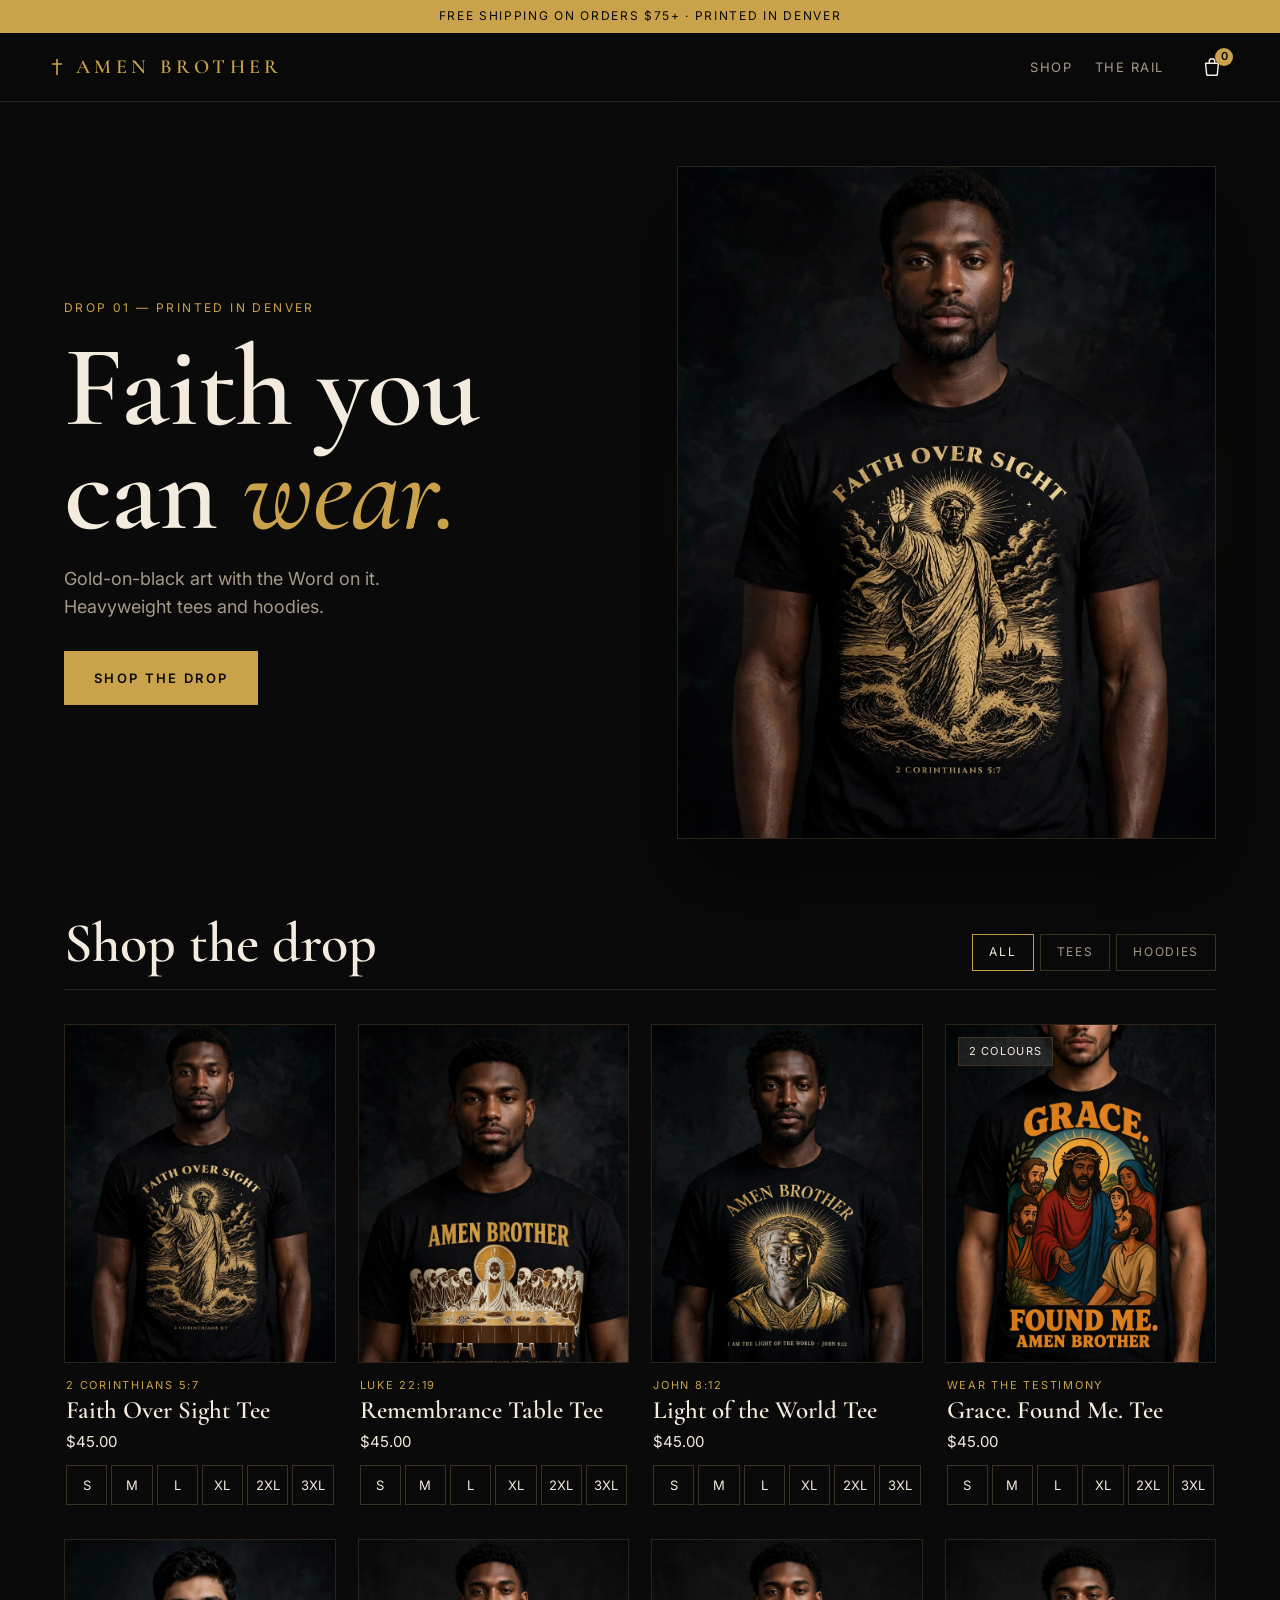
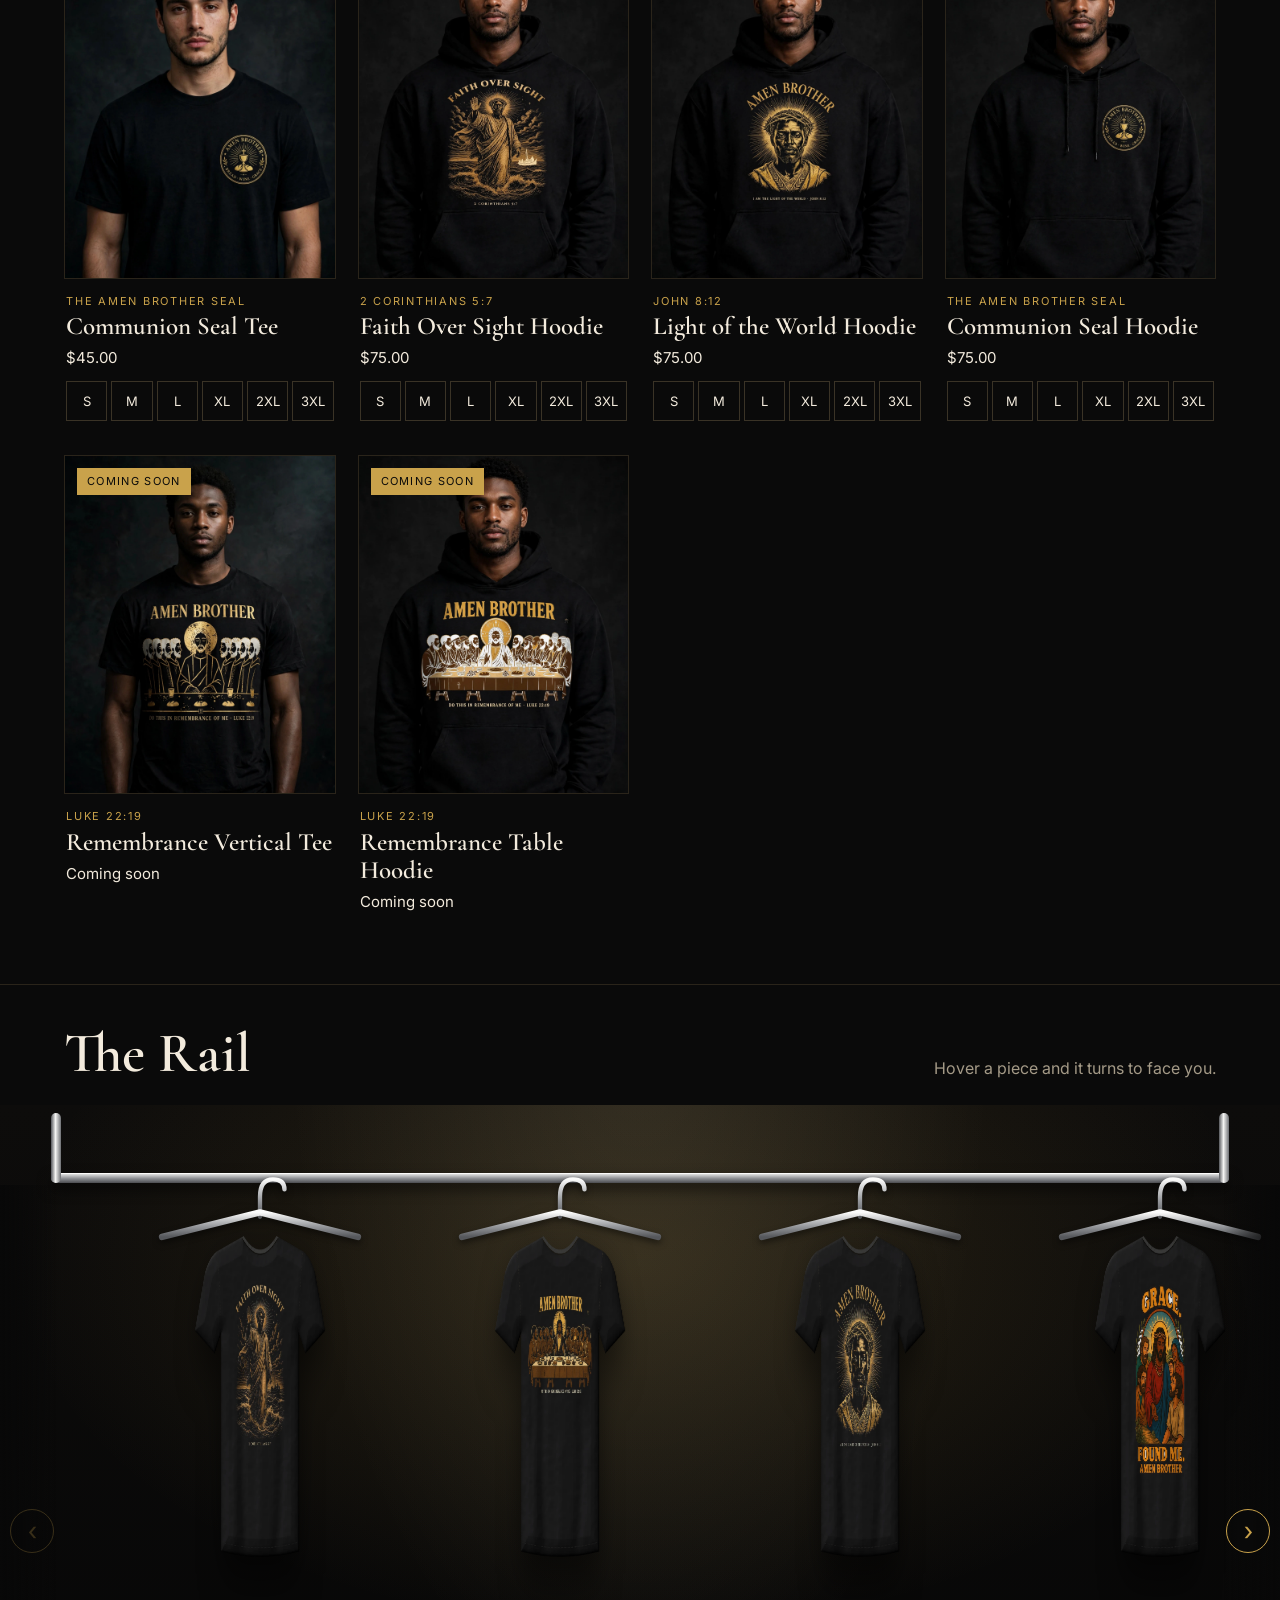
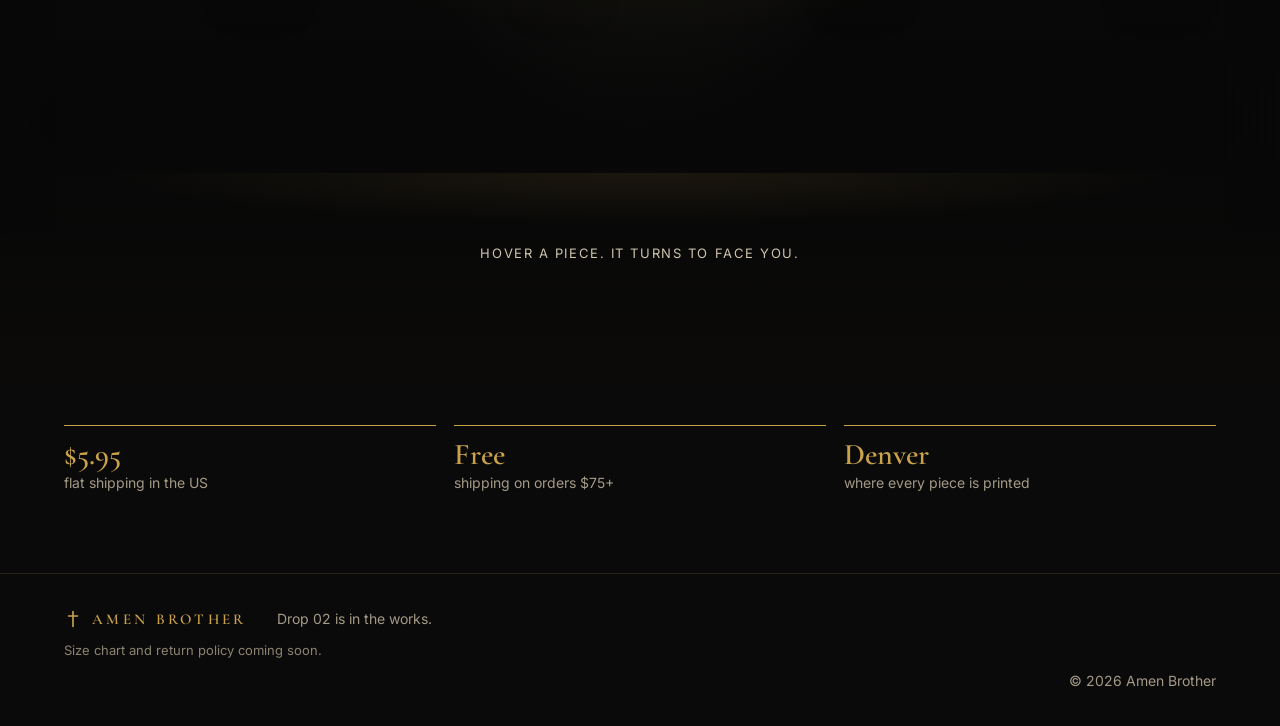
<file: index.html>
<!doctype html>
<html lang="en">
<head>
<meta charset="utf-8">
<meta name="viewport" content="width=device-width, initial-scale=1, viewport-fit=cover">
<title>Amen Brother | Faith You Can Wear</title>
<meta name="description" content="Gold-on-black Christian streetwear with scripture art. Tees and hoodies printed in Denver.">
<meta name="theme-color" content="#0a0a0a">
<link rel="preconnect" href="https://fonts.googleapis.com">
<link rel="preconnect" href="https://fonts.gstatic.com" crossorigin>
<link href="https://fonts.googleapis.com/css2?family=Cormorant+Garamond:ital,wght@0,500;0,600;0,700;1,500&family=Inter:wght@400;500;600&display=swap" rel="stylesheet">
<link rel="stylesheet" href="styles.css">
</head>
<body data-line="ab">
<a class="skip" href="#rail">Skip to the rail</a>

<div class="announce">Free shipping on orders $75+ <span aria-hidden="true">·</span> Printed in Denver</div>

<header class="top">
  <a class="mark" href="#" aria-label="Amen Brother home">
    <svg viewBox="0 0 24 24" aria-hidden="true"><path d="M12 2v20M6 8h12" /></svg>
    <span>Amen Brother</span>
  </a>
  <button class="menu-btn" id="menuBtn" type="button" aria-expanded="false" aria-controls="mainNav" aria-label="Menu">
    <svg viewBox="0 0 24 24" aria-hidden="true"><path d="M4 7h16M4 12h16M4 17h16"/></svg>
  </button>
  <nav aria-label="Main" id="mainNav">
    <a href="#shop">Shop</a>
    <a href="#rail">The Rail</a>
  </nav>
  <button class="bag-btn" id="bagBtn" aria-label="Open bag, 0 items">
    <svg viewBox="0 0 24 24" aria-hidden="true"><path d="M5 8h14l-1.2 12.2a1 1 0 0 1-1 .8H7.2a1 1 0 0 1-1-.8L5 8Z"/><path d="M9 8V6a3 3 0 0 1 6 0v2"/></svg>
    <span class="bag-count" id="bagCount">0</span>
  </button>
</header>

<main>
  <section class="hero">
    <div class="hero-copy">
      <p class="kicker">Drop 01 <span aria-hidden="true">—</span> Printed in Denver</p>
      <h1>Faith you<br>can <em>wear.</em></h1>
      <p class="lede">Gold-on-black art with the Word on it. Heavyweight tees and hoodies.</p>
      <a class="cta" href="#shop">Shop the drop</a>
    </div>
    <!-- Swap for Roman's model-wearing photo when it lands: replace this figure's img src. -->
    <figure class="hero-media" data-hero="faith-over-sight-tee">
      <div class="hero-glow" aria-hidden="true"></div>
      <img class="hero-photo" src="photos/faith-over-sight-tee.webp" alt="Man wearing the black Faith Over Sight tee, gold art of Jesus on the water" fetchpriority="high">
    </figure>
  </section>

  <section class="shop" id="shop" aria-labelledby="shopH">
    <div class="sec-head">
      <h2 id="shopH">Shop the drop</h2>
      <div class="filters" role="group" aria-label="Filter">
        <button type="button" data-f="all" aria-pressed="true">All</button>
        <button type="button" data-f="tee" aria-pressed="false">Tees</button>
        <button type="button" data-f="hoodie" aria-pressed="false">Hoodies</button>
      </div>
    </div>
    <div class="grid" id="grid" role="list"></div>
  </section>

  <section class="rail-head" aria-labelledby="railH">
    <h2 id="railH">The Rail</h2>
    <p>Hover a piece and it turns to face you.</p>
  </section>

  <section class="showroom" id="rail" aria-label="The rail">
    <div class="spot" aria-hidden="true"></div>
    <div class="rail-bar" aria-hidden="true"><span class="bracket l"></span><span class="bracket r"></span></div>
    <button class="rail-nav prev" type="button" aria-label="Scroll rail left">‹</button>
    <button class="rail-nav next" type="button" aria-label="Scroll rail right">›</button>
    <div class="rail" id="railList" data-line="ab" role="list"></div>
    <div class="floor" aria-hidden="true"></div>
    <div class="caption" aria-live="polite"></div>
  </section>

  <section class="promise" aria-label="Store facts">
    <div><strong>$5.95</strong><span>flat shipping in the US</span></div>
    <div><strong>Free</strong><span>shipping on orders $75+</span></div>
    <div><strong>Denver</strong><span>where every piece is printed</span></div>
  </section>
</main>

<footer class="foot">
  <span class="mark small"><svg viewBox="0 0 24 24" aria-hidden="true"><path d="M12 2v20M6 8h12" /></svg>Amen Brother</span>
  <p>Drop 02 is in the works.</p>
  <p class="todo">Size chart and return policy coming soon.</p>
  <p class="fine">© 2026 Amen Brother</p>
</footer>

<!-- Product detail -->
<dialog class="pdp" id="pdp" aria-labelledby="pdpName">
  <button class="x" id="pdpClose" aria-label="Close">
    <svg viewBox="0 0 24 24" aria-hidden="true"><path d="M6 6l12 12M18 6 6 18"/></svg>
  </button>
  <div class="pdp-stage" id="pdpStage">
    <div class="pdp-hold" id="pdpHold"></div>
    <div class="turn-ctl" role="group" aria-label="View side">
      <button type="button" data-side="photo" aria-pressed="false">On body</button>
      <button type="button" data-side="front" aria-pressed="true">Front</button>
      <button type="button" data-side="back" aria-pressed="false">Back</button>
    </div>
    <p class="drag-hint">Drag to turn</p>
  </div>
  <div class="pdp-info">
    <p class="pdp-kind" id="pdpKind"></p>
    <h2 id="pdpName"></h2>
    <p class="pdp-price" id="pdpPrice"></p>
    <blockquote class="pdp-verse"><p id="pdpVerse"></p><cite id="pdpRef"></cite></blockquote>
    <p class="pdp-blurb" id="pdpBlurb"></p>

    <fieldset class="opt" id="colorSet">
      <legend>Colour <span id="colorName"></span></legend>
      <div class="swatches" id="swatches"></div>
    </fieldset>

    <fieldset class="opt">
      <legend>Size <span id="sizeName" class="muted">Pick a size</span></legend>
      <div class="sizes" id="sizes"></div>
      <p class="size-note">Unisex fit. A measured size chart comes with our first samples.</p>
    </fieldset>

    <button class="add" id="addBtn" type="button" disabled>Pick a size</button>

    <dl class="facts" id="facts"></dl>
  </div>
</dialog>

<!-- Bag -->
<div class="scrim" id="scrim" hidden></div>
<aside class="bag" id="bag" aria-labelledby="bagH" aria-hidden="true" inert>
  <div class="bag-head">
    <h2 id="bagH">Your bag</h2>
    <button class="x" id="bagClose" aria-label="Close bag">
      <svg viewBox="0 0 24 24" aria-hidden="true"><path d="M6 6l12 12M18 6 6 18"/></svg>
    </button>
  </div>
  <div class="ship-meter" id="shipMeter">
    <p id="shipText"></p>
    <div class="meter"><span id="shipBar"></span></div>
  </div>
  <ul class="bag-list" id="bagList"></ul>
  <div class="bag-foot">
    <p class="sub"><span>Subtotal</span><strong id="subtotal">$0.00</strong></p>
    <p class="fine">Shipping and tax are worked out at checkout.</p>
    <button class="add" id="checkoutBtn" type="button">Checkout</button>
  </div>
</aside>

<div class="toast" id="toast" role="status" aria-live="polite"></div>

<script src="products.js"></script>
<script src="app.js"></script>
</body>
</html>
</file>
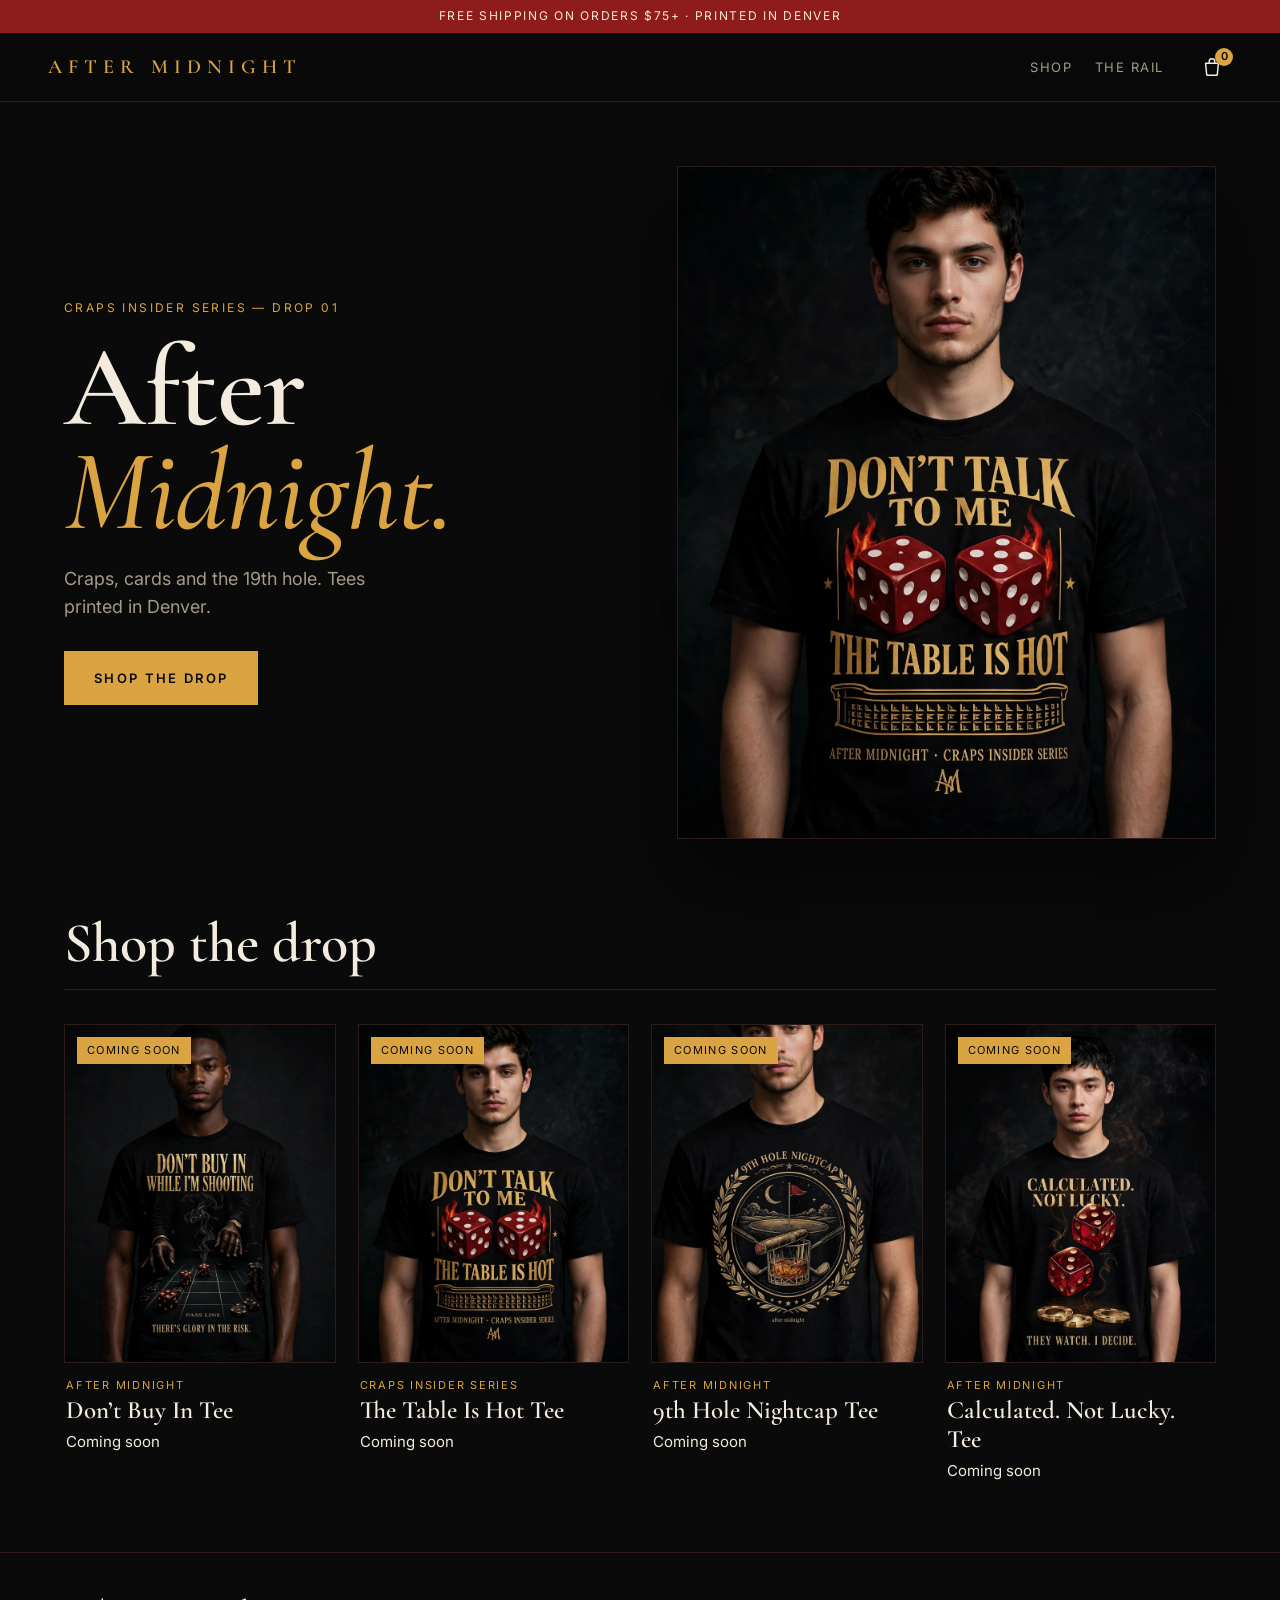
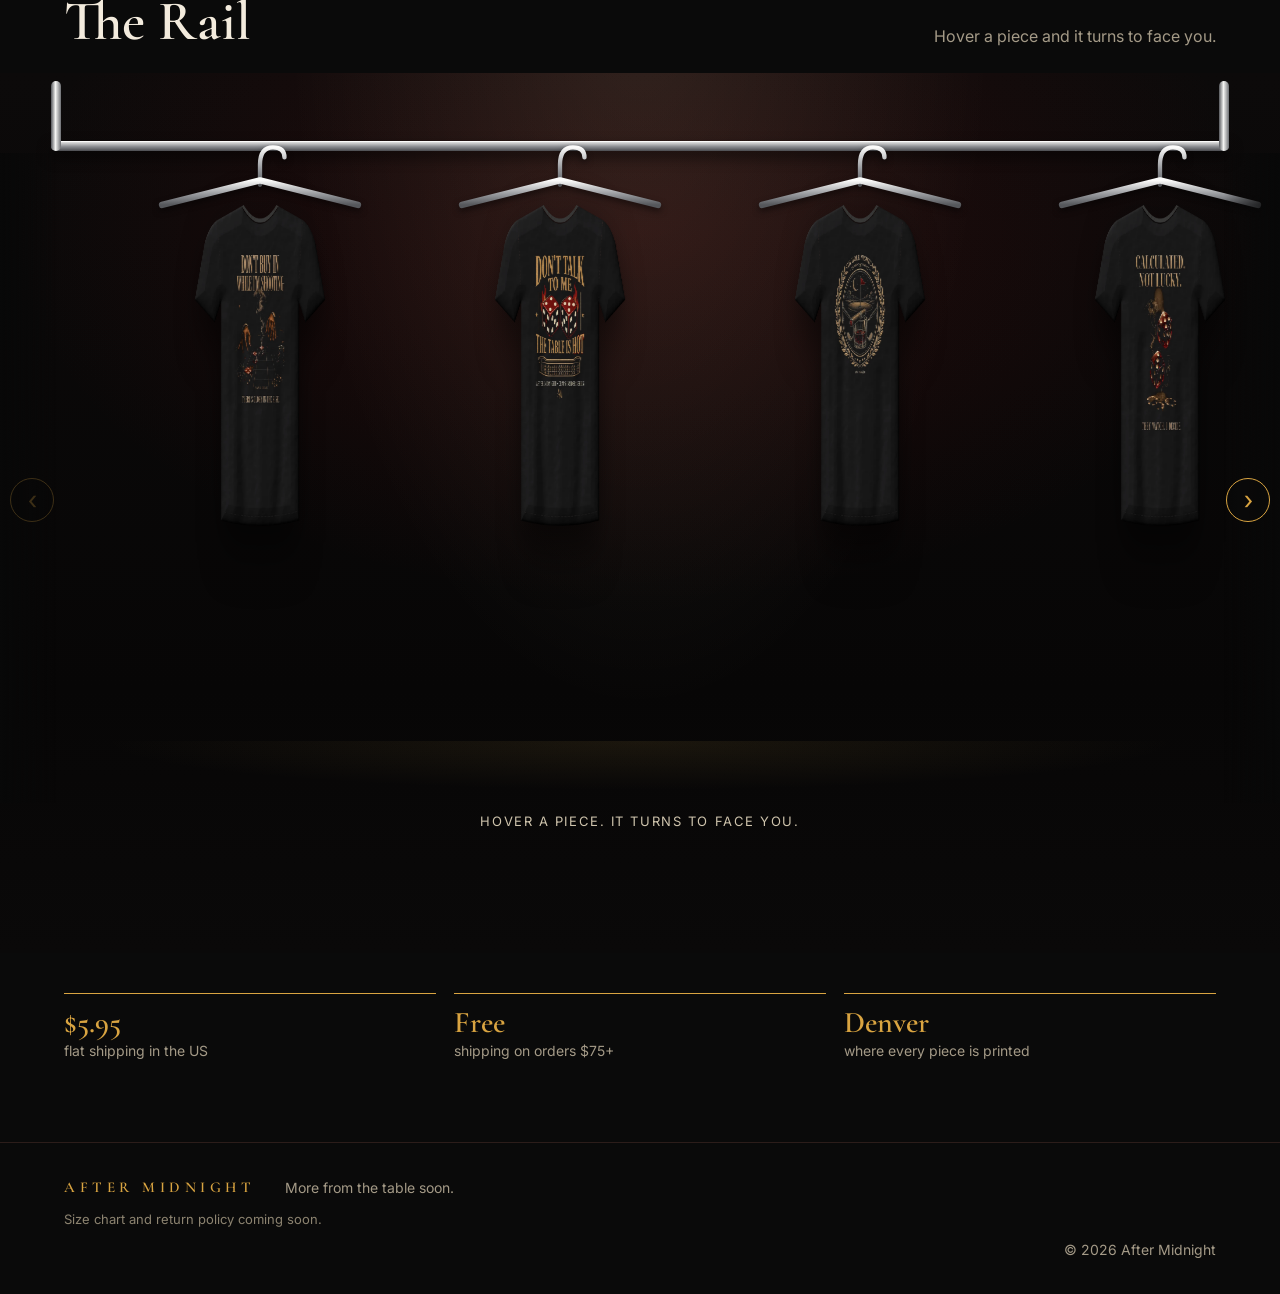
<file: after-midnight.html>
<!doctype html>
<html lang="en">
<head>
<meta charset="utf-8">
<meta name="viewport" content="width=device-width, initial-scale=1, viewport-fit=cover">
<title>After Midnight | Craps Insider Series</title>
<meta name="description" content="After Midnight tees: craps, cards and the 19th hole. Printed in Denver.">
<meta name="theme-color" content="#0a0a0a">
<link rel="preconnect" href="https://fonts.googleapis.com">
<link rel="preconnect" href="https://fonts.gstatic.com" crossorigin>
<link href="https://fonts.googleapis.com/css2?family=Cormorant+Garamond:ital,wght@0,500;0,600;0,700;1,500&family=Inter:wght@400;500;600&display=swap" rel="stylesheet">
<link rel="stylesheet" href="styles.css">
</head>
<body data-line="am" class="am-store">
<a class="skip" href="#rail">Skip to the rail</a>

<div class="announce">Free shipping on orders $75+ <span aria-hidden="true">·</span> Printed in Denver</div>

<header class="top">
  <a class="mark" href="#" aria-label="After Midnight home">
    <span>After Midnight</span>
  </a>
  <button class="menu-btn" id="menuBtn" type="button" aria-expanded="false" aria-controls="mainNav" aria-label="Menu">
    <svg viewBox="0 0 24 24" aria-hidden="true"><path d="M4 7h16M4 12h16M4 17h16"/></svg>
  </button>
  <nav aria-label="Main" id="mainNav">
    <a href="#shop">Shop</a>
    <a href="#rail">The Rail</a>
  </nav>
  <button class="bag-btn" id="bagBtn" aria-label="Open bag, 0 items">
    <svg viewBox="0 0 24 24" aria-hidden="true"><path d="M5 8h14l-1.2 12.2a1 1 0 0 1-1 .8H7.2a1 1 0 0 1-1-.8L5 8Z"/><path d="M9 8V6a3 3 0 0 1 6 0v2"/></svg>
    <span class="bag-count" id="bagCount">0</span>
  </button>
</header>

<main>
  <section class="hero">
    <div class="hero-copy">
      <p class="kicker">Craps Insider Series <span aria-hidden="true">—</span> Drop 01</p>
      <h1>After<br><em>Midnight.</em></h1>
      <p class="lede">Craps, cards and the 19th hole. Tees printed in Denver.</p>
      <a class="cta" href="#shop">Shop the drop</a>
    </div>
    <!-- Swap for Roman's model-wearing photo when it lands: replace this figure's img src. -->
    <figure class="hero-media" data-hero="table-is-hot-tee">
      <div class="hero-glow" aria-hidden="true"></div>
      <img class="hero-photo" src="photos/table-is-hot-tee.webp" alt="Man wearing the black The Table Is Hot tee, red dice art" fetchpriority="high">
    </figure>
  </section>

  <section class="shop" id="shop" aria-labelledby="shopH">
    <div class="sec-head">
      <h2 id="shopH">Shop the drop</h2>
      <div class="filters" role="group" aria-label="Filter">
        <button type="button" data-f="all" aria-pressed="true">All</button>
        <button type="button" data-f="tee" aria-pressed="false">Tees</button>
        <button type="button" data-f="hoodie" aria-pressed="false">Hoodies</button>
      </div>
    </div>
    <div class="grid" id="grid" role="list"></div>
  </section>

  <section class="rail-head" aria-labelledby="railH">
    <h2 id="railH">The Rail</h2>
    <p>Hover a piece and it turns to face you.</p>
  </section>

  <section class="showroom am" id="rail" aria-label="After Midnight rail">
    <div class="spot" aria-hidden="true"></div>
    <div class="rail-bar" aria-hidden="true"><span class="bracket l"></span><span class="bracket r"></span></div>
    <button class="rail-nav prev" type="button" aria-label="Scroll rail left">‹</button>
    <button class="rail-nav next" type="button" aria-label="Scroll rail right">›</button>
    <div class="rail" data-line="am" role="list"></div>
    <div class="floor" aria-hidden="true"></div>
    <div class="caption" aria-live="polite"></div>
  </section>

  <section class="promise" aria-label="Store facts">
    <div><strong>$5.95</strong><span>flat shipping in the US</span></div>
    <div><strong>Free</strong><span>shipping on orders $75+</span></div>
    <div><strong>Denver</strong><span>where every piece is printed</span></div>
  </section>
</main>

<footer class="foot">
  <span class="mark small">After Midnight</span>
  <p>More from the table soon.</p>
  <p class="todo">Size chart and return policy coming soon.</p>
  <p class="fine">© 2026 After Midnight</p>
</footer>

<!-- Product detail -->
<dialog class="pdp" id="pdp" aria-labelledby="pdpName">
  <button class="x" id="pdpClose" aria-label="Close">
    <svg viewBox="0 0 24 24" aria-hidden="true"><path d="M6 6l12 12M18 6 6 18"/></svg>
  </button>
  <div class="pdp-stage" id="pdpStage">
    <div class="pdp-hold" id="pdpHold"></div>
    <div class="turn-ctl" role="group" aria-label="View side">
      <button type="button" data-side="photo" aria-pressed="false">On body</button>
      <button type="button" data-side="front" aria-pressed="true">Front</button>
      <button type="button" data-side="back" aria-pressed="false">Back</button>
    </div>
    <p class="drag-hint">Drag to turn</p>
  </div>
  <div class="pdp-info">
    <p class="pdp-kind" id="pdpKind"></p>
    <h2 id="pdpName"></h2>
    <p class="pdp-price" id="pdpPrice"></p>
    <blockquote class="pdp-verse"><p id="pdpVerse"></p><cite id="pdpRef"></cite></blockquote>
    <p class="pdp-blurb" id="pdpBlurb"></p>

    <fieldset class="opt" id="colorSet">
      <legend>Colour <span id="colorName"></span></legend>
      <div class="swatches" id="swatches"></div>
    </fieldset>

    <fieldset class="opt">
      <legend>Size <span id="sizeName" class="muted">Pick a size</span></legend>
      <div class="sizes" id="sizes"></div>
      <p class="size-note">Unisex fit. A measured size chart comes with our first samples.</p>
    </fieldset>

    <button class="add" id="addBtn" type="button" disabled>Pick a size</button>

    <dl class="facts" id="facts"></dl>
  </div>
</dialog>

<!-- Bag -->
<div class="scrim" id="scrim" hidden></div>
<aside class="bag" id="bag" aria-labelledby="bagH" aria-hidden="true" inert>
  <div class="bag-head">
    <h2 id="bagH">Your bag</h2>
    <button class="x" id="bagClose" aria-label="Close bag">
      <svg viewBox="0 0 24 24" aria-hidden="true"><path d="M6 6l12 12M18 6 6 18"/></svg>
    </button>
  </div>
  <div class="ship-meter" id="shipMeter">
    <p id="shipText"></p>
    <div class="meter"><span id="shipBar"></span></div>
  </div>
  <ul class="bag-list" id="bagList"></ul>
  <div class="bag-foot">
    <p class="sub"><span>Subtotal</span><strong id="subtotal">$0.00</strong></p>
    <p class="fine">Shipping and tax are worked out at checkout.</p>
    <button class="add" id="checkoutBtn" type="button">Checkout</button>
  </div>
</aside>

<div class="toast" id="toast" role="status" aria-live="polite"></div>

<script src="products.js"></script>
<script src="app.js"></script>
</body>
</html>
</file>
<file: styles.css>
:root {
  --bg: #0a0a0a;
  --bg2: #111010;
  --ink: #f3ebdd;
  --muted: #a49a87;
  --gold: #c9a24b;
  --gold-hi: #e6c574;
  --line: #2a241a;
  --chrome-a: #f4f4f2;
  --chrome-b: #8d8f93;
  --serif: 'Cormorant Garamond', 'Times New Roman', serif;
  --sans: 'Inter', system-ui, sans-serif;
  --ease: cubic-bezier(.2, .8, .2, 1);
  --g-w: 300px;
  --g-gap: 170px;
}

* { box-sizing: border-box; }
html { scroll-behavior: smooth; }
body {
  margin: 0;
  background: var(--bg);
  color: var(--ink);
  font: 400 16px/1.55 var(--sans);
  -webkit-font-smoothing: antialiased;
  overflow-x: hidden;
}
button { font: inherit; color: inherit; }
a { color: inherit; }
:focus-visible { outline: 2px solid var(--gold); outline-offset: 3px; }

.skip { position: absolute; left: -999px; top: 8px; background: var(--gold); color: #000; padding: 8px 12px; z-index: 100; }
.skip:focus { left: 8px; }

/* ---------- top ---------- */
.announce {
  text-align: center; font-size: 12px; letter-spacing: .14em; text-transform: uppercase;
  color: #0a0a0a; background: var(--gold); padding: 7px 16px;
}
.top {
  position: sticky; top: 0; z-index: 30;
  display: flex; align-items: center; gap: 28px;
  padding: 14px clamp(16px, 4vw, 48px);
  background: rgba(10, 10, 10, .82);
  backdrop-filter: blur(10px);
  border-bottom: 1px solid var(--line);
}
.mark {
  display: inline-flex; align-items: center; gap: 10px; text-decoration: none;
  font: 600 20px/1 var(--serif); letter-spacing: .22em; text-transform: uppercase; color: var(--gold);
}
.mark svg { width: 18px; height: 18px; fill: none; stroke: var(--gold); stroke-width: 2.2; stroke-linecap: round; }
.top nav { display: flex; gap: 22px; margin-left: auto; }
.top nav a { text-decoration: none; font-size: 13px; letter-spacing: .12em; text-transform: uppercase; color: var(--muted); transition: color .2s; }
.top nav a:hover { color: var(--ink); }
.bag-btn {
  position: relative; background: none; border: 0; cursor: pointer; padding: 6px;
  width: 40px; height: 40px; display: grid; place-items: center;
}
.bag-btn svg { width: 22px; height: 22px; fill: none; stroke: var(--ink); stroke-width: 1.6; stroke-linejoin: round; }
.bag-count {
  position: absolute; top: 1px; right: -1px; min-width: 18px; height: 18px; padding: 0 5px;
  border-radius: 9px; background: var(--gold); color: #0a0a0a; font-size: 11px; font-weight: 600;
  display: grid; place-items: center; transition: transform .3s var(--ease);
}
.bag-count.bump { transform: scale(1.3); }

/* ---------- intro ---------- */
.intro {
  padding: clamp(48px, 9vw, 110px) clamp(16px, 6vw, 80px) 12px;
  display: grid; grid-template-columns: 1fr minmax(0, 340px); align-items: end; gap: 12px 48px;
  max-width: 1280px; margin: 0 auto;
}
.kicker { grid-column: 1 / -1; margin: 0; font-size: 12px; letter-spacing: .2em; text-transform: uppercase; color: var(--gold); }
.intro h1 {
  margin: 0; font: 600 clamp(56px, 10vw, 136px)/.9 var(--serif); letter-spacing: -.01em;
}
.intro h1 em { font-style: italic; font-weight: 500; color: var(--gold); }
.lede { margin: 0 0 14px; color: var(--muted); font-size: 17px; max-width: 34ch; }

/* ---------- showroom / rail ---------- */
.showroom {
  position: relative; margin-top: 24px; padding: 70px 0 30px;
  overflow: hidden;
  background:
    radial-gradient(ellipse 70% 60% at 50% 18%, rgba(201, 162, 75, .16), transparent 70%),
    linear-gradient(#0d0c0b, #070707 70%, #0b0a09);
}
.spot {
  position: absolute; inset: -10% 20% auto; height: 90%;
  background: radial-gradient(ellipse at 50% 0, rgba(255, 236, 190, .10), transparent 65%);
  pointer-events: none;
}
.rail-bar {
  position: absolute; left: 4%; right: 4%; top: 68px; height: 10px; border-radius: 5px; z-index: 2;
  background: linear-gradient(var(--chrome-a), var(--chrome-b) 55%, #4b4c50);
  box-shadow: 0 6px 14px rgba(0, 0, 0, .6), inset 0 1px 0 rgba(255, 255, 255, .8);
}
.bracket {
  position: absolute; top: -60px; width: 10px; height: 70px; border-radius: 5px;
  background: linear-gradient(90deg, #55575b, var(--chrome-a) 45%, #6d6f73);
}
.bracket.l { left: 0; } .bracket.r { right: 0; }

.rail {
  position: relative; z-index: 3;
  display: flex; justify-content: center;
  padding: 0 calc(50% - var(--g-w) / 2);
  margin: 0; list-style: none;
  min-height: 560px;
}
@media (min-width: 900px) { .rail { padding: 0 110px 60px; justify-content: safe center; overflow-x: auto; scrollbar-width: thin; scrollbar-color: #3a3326 transparent; } }

.slot {
  flex: 0 0 var(--g-gap);
  display: flex; justify-content: center;
  position: relative;
  transition: transform .7s var(--ease);
  transform: translateX(var(--shift, 0px));
  z-index: var(--z, 1);
}
.hang {
  all: unset;
  display: flex; flex-direction: column; justify-content: flex-start; align-self: flex-start;
  cursor: pointer;
  position: relative;
  width: var(--g-w); flex: none;
  padding-top: 0;
  perspective: 1100px;
  -webkit-tap-highlight-color: transparent;
}
.hang:focus-visible { outline: none; }
.hang:focus-visible .tag { outline: 2px solid var(--gold); outline-offset: 4px; }

.sway { transform-origin: 50% 0; }
.sway.go { animation: sway 1.6s var(--ease); }
@keyframes sway {
  0% { rotate: 0deg; }
  18% { rotate: 3.2deg; }
  40% { rotate: -2.2deg; }
  62% { rotate: 1.2deg; }
  82% { rotate: -.5deg; }
  100% { rotate: 0deg; }
}

.hanger { display: block; width: 72%; margin: 0 auto -8.5%; position: relative; z-index: 2; filter: drop-shadow(0 3px 3px rgba(0,0,0,.5)); }

.turn {
  position: relative;
  transform-style: preserve-3d;
  transform: rotateY(var(--ry, -64deg)) scale(var(--sc, 1));
  transform-origin: 50% 0;
  transition: transform .8s var(--ease), filter .8s var(--ease);
  filter: brightness(var(--br, .9));
}
.slot.on .turn { --ry: 0deg; --sc: 1.06; --br: 1; }

.face { position: relative; backface-visibility: hidden; -webkit-backface-visibility: hidden; }
.face.back { position: absolute; inset: 0; transform: rotateY(180deg); }
.face svg, .face .gimg { display: block; width: 100%; height: auto; filter: drop-shadow(0 22px 26px rgba(0, 0, 0, .55)); user-select: none; }
.art { position: absolute; pointer-events: none; user-select: none; opacity: .97; }

.tag {
  position: absolute; left: 50%; bottom: -46px; transform: translateX(-50%);
  white-space: nowrap; text-align: center; font-size: 12px; letter-spacing: .1em; text-transform: uppercase; color: var(--muted);
  opacity: 0; transition: opacity .4s;
}
.slot.on .tag { opacity: 1; color: var(--ink); }

.floor {
  height: 70px; margin-top: 38px;
  background: radial-gradient(ellipse 60% 100% at 50% 0, rgba(201, 162, 75, .10), transparent 70%);
}
.caption { text-align: center; min-height: 112px; padding: 0 16px; }
.hint { margin: 0; color: #cfc4ad; font-size: 13px; letter-spacing: .12em; text-transform: uppercase; }
.cap-name { margin: 0; font: 600 34px/1.1 var(--serif); }
.cap-meta { margin: 6px 0 14px; color: var(--muted); font-size: 14px; }
.cap-meta .gold { color: var(--gold); }
.ghost {
  background: none; border: 1px solid var(--gold); color: var(--gold); cursor: pointer;
  padding: 10px 22px; font-size: 12px; letter-spacing: .16em; text-transform: uppercase;
  transition: background .2s, color .2s;
}
.ghost:hover { background: var(--gold); color: #0a0a0a; }

/* mobile rail: horizontal scroll, centered item faces you */
@media (max-width: 899px) {
  :root { --g-w: 190px; --g-gap: 150px; }
  .rail { justify-content: flex-start; overflow-x: auto; scroll-snap-type: x mandatory; scrollbar-width: none; min-height: 400px; padding-bottom: 50px; }
  .rail::-webkit-scrollbar { display: none; }
  .slot { scroll-snap-align: center; }
  .intro { grid-template-columns: 1fr; }
  .top nav { display: none; }
  .bag-btn { margin-left: auto; }
}

/* ---------- scripture cards ---------- */
.scripture { max-width: 1280px; margin: 0 auto; padding: 90px clamp(16px, 5vw, 64px) 40px; }
.sec-head { display: flex; flex-wrap: wrap; align-items: end; justify-content: space-between; gap: 8px 24px; margin-bottom: 34px; border-bottom: 1px solid var(--line); padding-bottom: 18px; }
.sec-head h2 { margin: 0; font: 600 clamp(36px, 5vw, 56px)/1 var(--serif); }
.sec-head p { margin: 0; color: var(--muted); }
.cards { display: grid; grid-template-columns: repeat(auto-fill, minmax(220px, 1fr)); gap: 18px; }
.card {
  all: unset; cursor: pointer; display: flex; flex-direction: column;
  background: var(--bg2); border: 1px solid var(--line);
  transition: border-color .3s, transform .4s var(--ease);
}
.card:hover { border-color: var(--gold); transform: translateY(-4px); }
.card:focus-visible { outline: 2px solid var(--gold); outline-offset: 3px; }
.card .pic { aspect-ratio: 4 / 5; display: grid; place-items: center; padding: 22px; background: radial-gradient(circle at 50% 40%, #1b1712, #0b0b0b 70%); }
.card .pic img { max-width: 100%; max-height: 100%; object-fit: contain; }
.card .txt { padding: 16px 18px 20px; display: grid; gap: 4px; }
.card .ref { font-size: 11px; letter-spacing: .16em; text-transform: uppercase; color: var(--gold); }
.card .nm { font: 600 24px/1.1 var(--serif); }
.card .vs { color: var(--muted); font: italic 500 17px/1.3 var(--serif); }
.card .pr { font-size: 14px; margin-top: 6px; }

.promise {
  max-width: 1280px; margin: 40px auto 0; padding: 0 clamp(16px, 5vw, 64px) 80px;
  display: grid; grid-template-columns: repeat(3, 1fr); gap: 18px;
}
.promise div { border-top: 1px solid var(--gold); padding-top: 14px; display: grid; gap: 2px; }
.promise strong { font: 600 30px/1 var(--serif); color: var(--gold); }
.promise span { color: var(--muted); font-size: 14px; }
@media (max-width: 640px) { .promise { grid-template-columns: 1fr; } }

.foot { border-top: 1px solid var(--line); padding: 34px clamp(16px, 5vw, 64px); display: flex; flex-wrap: wrap; gap: 10px 30px; align-items: center; color: var(--muted); font-size: 14px; }
.foot p { margin: 0; }
.foot .fine { margin-left: auto; }
.mark.small { font-size: 15px; }

/* ---------- product detail ---------- */
.pdp {
  width: min(1060px, calc(100vw - 32px)); max-height: calc(100dvh - 32px);
  padding: 0; border: 1px solid var(--line); background: #0d0c0b; color: var(--ink);
  display: none; grid-template-columns: 1.1fr 1fr; overflow: auto;
}
.pdp[open] { display: grid; animation: pop .35s var(--ease); }
.pdp::backdrop { background: rgba(0, 0, 0, .72); backdrop-filter: blur(4px); }
@keyframes pop { from { opacity: 0; transform: translateY(14px) scale(.98); } }
.x { position: absolute; top: 12px; right: 12px; z-index: 5; width: 40px; height: 40px; border: 0; background: rgba(255,255,255,.06); border-radius: 50%; cursor: pointer; display: grid; place-items: center; }
.x svg { width: 18px; height: 18px; stroke: var(--ink); stroke-width: 1.8; fill: none; }
.x:hover { background: rgba(255,255,255,.14); }

.pdp-stage {
  position: relative; min-height: 520px; display: grid; place-items: center; padding: 40px 30px 80px;
  background: radial-gradient(ellipse 70% 60% at 50% 35%, rgba(201,162,75,.14), transparent 70%), #080808;
  touch-action: pan-y; cursor: grab; user-select: none;
}
.pdp-stage.dragging { cursor: grabbing; }
.pdp-hold { width: min(360px, 78%); perspective: 1400px; }
.pdp-hold .turn { --br: 1; --sc: 1; transition: transform .6s var(--ease); }
.pdp-stage.dragging .turn { transition: none; }
.turn-ctl { position: absolute; bottom: 22px; left: 50%; transform: translateX(-50%); display: flex; border: 1px solid var(--line); }
.turn-ctl button { background: none; border: 0; padding: 8px 16px; font-size: 12px; letter-spacing: .14em; text-transform: uppercase; color: var(--muted); cursor: pointer; }
.turn-ctl button[aria-pressed="true"] { background: var(--gold); color: #0a0a0a; }
.drag-hint { position: absolute; top: 16px; left: 20px; margin: 0; font-size: 11px; letter-spacing: .14em; text-transform: uppercase; color: var(--muted); }

.pdp-info { padding: 44px 36px 36px; }
.pdp-kind { margin: 0; font-size: 12px; letter-spacing: .18em; text-transform: uppercase; color: var(--gold); }
.pdp-info h2 { margin: 6px 0 4px; font: 600 44px/1 var(--serif); }
.pdp-price { margin: 0 0 18px; font-size: 18px; }
.pdp-verse { margin: 0 0 14px; padding-left: 14px; border-left: 2px solid var(--gold); }
.pdp-verse p { margin: 0; font: italic 500 22px/1.25 var(--serif); }
.pdp-verse cite { font-style: normal; font-size: 12px; letter-spacing: .14em; text-transform: uppercase; color: var(--muted); }
.pdp-blurb { color: var(--muted); margin: 0 0 22px; }
.opt { border: 0; padding: 0; margin: 0 0 18px; }
.opt legend { padding: 0; margin-bottom: 10px; font-size: 12px; letter-spacing: .14em; text-transform: uppercase; }
.opt legend span { color: var(--muted); margin-left: 6px; letter-spacing: .06em; text-transform: none; }
.swatches, .sizes { display: flex; flex-wrap: wrap; gap: 8px; }
.sw { width: 36px; height: 36px; border-radius: 50%; border: 2px solid transparent; cursor: pointer; padding: 3px; background-clip: content-box; box-shadow: inset 0 0 0 1px rgba(255,255,255,.25); }
.sw[aria-checked="true"] { border-color: var(--gold); }
.sz { min-width: 52px; height: 44px; border: 1px solid #3a3326; background: none; cursor: pointer; font-size: 14px; transition: border-color .15s, background .15s; }
.sz:hover { border-color: var(--gold); }
.sz[aria-checked="true"] { background: var(--ink); color: #0a0a0a; border-color: var(--ink); }
.size-note { margin: 8px 0 0; font-size: 13px; color: var(--muted); }
.add {
  width: 100%; height: 54px; border: 0; cursor: pointer; background: var(--gold); color: #0a0a0a;
  font-size: 13px; font-weight: 600; letter-spacing: .18em; text-transform: uppercase; transition: background .2s, transform .15s;
}
.add:hover:not(:disabled) { background: var(--gold-hi); }
.add:active:not(:disabled) { transform: scale(.985); }
.add:disabled { background: #2b261c; color: #8a8170; cursor: not-allowed; }
.facts { margin: 24px 0 0; display: grid; grid-template-columns: auto 1fr; gap: 8px 16px; font-size: 14px; border-top: 1px solid var(--line); padding-top: 18px; }
.facts dt { color: var(--muted); }
.facts dd { margin: 0; }

@media (max-width: 820px) {
  .pdp { grid-template-columns: 1fr; width: 100vw; max-width: 100vw; height: 100dvh; max-height: 100dvh; border: 0; }
  .pdp-stage { min-height: 400px; }
  .pdp-info { padding: 26px 20px 40px; }
}

/* ---------- bag ---------- */
.scrim { position: fixed; inset: 0; background: rgba(0,0,0,.6); z-index: 40; }
.bag {
  position: fixed; top: 0; right: 0; bottom: 0; z-index: 41; width: min(420px, 100vw);
  background: #0e0d0c; border-left: 1px solid var(--line);
  display: flex; flex-direction: column;
  transform: translateX(100%); transition: transform .45s var(--ease);
}
.bag.open { transform: none; }
.bag-head { display: flex; align-items: center; justify-content: space-between; padding: 18px 20px; border-bottom: 1px solid var(--line); position: relative; }
.bag-head h2 { margin: 0; font: 600 28px/1 var(--serif); }
.bag-head .x { position: static; }
.ship-meter { padding: 14px 20px; border-bottom: 1px solid var(--line); }
.ship-meter p { margin: 0 0 8px; font-size: 13px; }
.meter { height: 4px; background: #2a241a; }
.meter span { display: block; height: 100%; background: var(--gold); width: 0; transition: width .5s var(--ease); }
.bag-list { list-style: none; margin: 0; padding: 0 20px; overflow: auto; flex: 1; }
.bag-list li { display: grid; grid-template-columns: 64px 1fr auto; gap: 14px; padding: 16px 0; border-bottom: 1px solid var(--line); align-items: center; }
.bag-list .th { width: 64px; height: 76px; background: #080808; display: grid; place-items: center; }
.bag-list .th img { max-width: 80%; max-height: 80%; }
.bag-list .nm { font: 600 19px/1.1 var(--serif); }
.bag-list .meta { font-size: 13px; color: var(--muted); }
.qty { display: inline-flex; align-items: center; border: 1px solid #3a3326; margin-top: 8px; }
.qty button { width: 30px; height: 30px; background: none; border: 0; cursor: pointer; }
.qty span { min-width: 22px; text-align: center; font-size: 14px; }
.bag-list .lp { font-size: 15px; text-align: right; }
.empty { color: var(--muted); padding: 30px 0; text-align: center; }
.bag-foot { padding: 18px 20px calc(18px + env(safe-area-inset-bottom)); border-top: 1px solid var(--line); }
.bag-foot .sub { display: flex; justify-content: space-between; margin: 0 0 4px; font-size: 16px; }
.bag-foot .fine { margin: 0 0 14px; color: var(--muted); font-size: 13px; }

.toast {
  position: fixed; left: 50%; bottom: 24px; z-index: 60; transform: translate(-50%, 20px);
  background: var(--ink); color: #0a0a0a; padding: 12px 20px; font-size: 14px; font-weight: 500;
  opacity: 0; pointer-events: none; transition: opacity .3s, transform .3s var(--ease);
}
.toast.show { opacity: 1; transform: translate(-50%, 0); }

/* ---------- reduced motion: no swing, no turning, pieces face you ---------- */
@media (prefers-reduced-motion: reduce) {
  html { scroll-behavior: auto; }
  *, *::before, *::after { animation: none !important; transition-duration: .01ms !important; }
  .turn { --ry: 0deg !important; --br: 1 !important; }
  .slot { --shift: 0px !important; }
  .rail { flex-wrap: wrap; justify-content: center; gap: 70px 18px; overflow: visible; padding: 0 16px 40px; }
  .slot { flex-basis: var(--g-w); }
  .tag { opacity: 1; }
}

/* ---------- After Midnight line ---------- */
.line-head { max-width: 1280px; margin: 0 auto; padding: 100px clamp(16px, 6vw, 80px) 10px; border-top: 1px solid var(--line); }
.line-head h2 { margin: 6px 0 8px; font: 600 clamp(48px, 8vw, 104px)/.95 var(--serif); letter-spacing: .02em; }
.line-head .lede { margin: 0; }
.showroom.am { background: radial-gradient(ellipse 70% 60% at 50% 18%, rgba(170, 30, 30, .16), transparent 70%), linear-gradient(#0c0a0a, #070606 70%, #0a0909); }

/* ---------- QA round 1 (Codex) ---------- */
.menu-btn { display: none; background: none; border: 0; width: 40px; height: 40px; cursor: pointer; place-items: center; }
.menu-btn svg { width: 22px; height: 22px; stroke: var(--ink); stroke-width: 1.6; fill: none; }
@media (max-width: 899px) {
  .menu-btn { display: grid; margin-left: auto; }
  .bag-btn { margin-left: 0; }
  .top nav { display: none; position: absolute; top: 100%; left: 0; right: 0; flex-direction: column; gap: 0; margin: 0;
    background: #0d0c0b; border-bottom: 1px solid var(--line); }
  .top nav.open { display: flex; }
  .top nav a { padding: 16px clamp(16px, 4vw, 48px); border-top: 1px solid var(--line); font-size: 14px; color: var(--ink); }
}
/* rail readability + scroll cues */
.tag { color: #cfc4ad; }
.showroom { --fade: #080808; }
.showroom::before, .showroom::after { content: ""; position: absolute; top: 80px; bottom: 150px; width: 56px; z-index: 4; pointer-events: none; }
.showroom::before { left: 0; background: linear-gradient(90deg, var(--fade), transparent); }
.showroom::after { right: 0; background: linear-gradient(-90deg, var(--fade), transparent); }
.rail-nav { position: absolute; top: 46%; z-index: 6; width: 44px; height: 44px; border-radius: 50%; border: 1px solid var(--gold);
  background: rgba(10,10,10,.75); color: var(--gold); font-size: 26px; line-height: 1; cursor: pointer; display: grid; place-items: center; }
.rail-nav.prev { left: 10px; } .rail-nav.next { right: 10px; }
.rail-nav:hover { background: var(--gold); color: #0a0a0a; }
.rail-nav[disabled] { opacity: .25; cursor: default; }
/* PDP close stays reachable on phones */
@media (max-width: 820px) {
  .pdp > .x { position: fixed; top: max(12px, env(safe-area-inset-top)); right: 12px; background: rgba(10,10,10,.85); border: 1px solid var(--line); }
}
.foot .todo { flex-basis: 100%; color: #8c8370; font-size: 13px; }
.facts dd.pending { color: #8c8370; font-style: italic; }

/* ---------- After Midnight storefront ---------- */
.am-store { --gold: #d9a441; --gold-hi: #f0c060; --line: #2c1d1a; }
.am-store .announce { background: #8e1c1c; color: #f6e9d6; }
.am-store .intro h1 em { color: #c8312c; }
.am-store .mark { letter-spacing: .3em; }

/* ---------- hero (model photo slot) ---------- */
.hero {
  max-width: 1280px; margin: 0 auto; padding: clamp(28px, 5vw, 64px) clamp(16px, 5vw, 64px) 20px;
  display: grid; grid-template-columns: 1.05fr 1fr; align-items: center; gap: 24px 48px; min-height: min(78vh, 760px);
}
.hero-copy .kicker { margin: 0 0 18px; }
.hero h1 { margin: 0; font: 600 clamp(58px, 9vw, 132px)/.9 var(--serif); letter-spacing: -.01em; }
.hero h1 em { font-style: italic; font-weight: 500; color: var(--gold); }
.hero .lede { margin: 22px 0 30px; color: var(--muted); font-size: 18px; max-width: 32ch; }
.cta {
  display: inline-flex; align-items: center; height: 54px; padding: 0 30px; background: var(--gold); color: #0a0a0a;
  text-decoration: none; font-size: 13px; font-weight: 600; letter-spacing: .18em; text-transform: uppercase; transition: background .2s;
}
.cta:hover { background: var(--gold-hi); }
.hero-media { position: relative; margin: 0; display: grid; place-items: center; }
.hero-glow { position: absolute; inset: 4% 6%; border-radius: 50%; background: radial-gradient(circle, rgba(201,162,75,.22), transparent 66%); filter: blur(10px); }
.hero-media img { position: relative; width: min(100%, 520px); height: auto; filter: drop-shadow(0 40px 50px rgba(0,0,0,.7)); }
.am-store .hero-glow { background: radial-gradient(circle, rgba(200,49,44,.22), transparent 66%); }
@media (max-width: 899px) {
  .hero { grid-template-columns: 1fr; min-height: 0; padding-top: 28px; }
  .hero-media { order: -1; }
  .hero-media img { width: min(78%, 420px); }
  .hero .lede { margin: 16px 0 22px; }
  .cta { width: 100%; justify-content: center; }
}

/* ---------- shoppable grid ---------- */
.shop { max-width: 1280px; margin: 0 auto; padding: 56px clamp(16px, 5vw, 64px) 30px; }
.filters { display: flex; gap: 6px; }
.filters[hidden] { display: none; }
.filters button { background: none; border: 1px solid #3a3326; color: var(--muted); padding: 8px 16px; cursor: pointer; font-size: 12px; letter-spacing: .14em; text-transform: uppercase; }
.filters button[aria-pressed="true"] { border-color: var(--gold); color: var(--ink); }
.grid { display: grid; grid-template-columns: repeat(auto-fill, minmax(260px, 1fr)); gap: 34px 22px; }
.pcard[hidden] { display: none; }
.pimg {
  all: unset; display: grid; cursor: pointer; position: relative; width: 100%; box-sizing: border-box;
  aspect-ratio: 4 / 5; place-items: center; padding: 8% 10%;
  background: radial-gradient(ellipse 80% 70% at 50% 40%, #1e1a14, #0c0b0a 75%); border: 1px solid var(--line);
  transition: border-color .3s;
}
.pimg:focus-visible { outline: 2px solid var(--gold); outline-offset: 3px; }
.pimg img { grid-area: 1 / 1; max-width: 100%; max-height: 100%; width: auto; height: auto; object-fit: contain;
  filter: drop-shadow(0 18px 22px rgba(0,0,0,.6)); transition: opacity .45s var(--ease), transform .6s var(--ease); }
.pimg .b { opacity: 0; transform: scale(.98); }
@media (hover: hover) and (pointer: fine) {
  .pcard:hover .pimg { border-color: #4a3f2a; }
  .pcard:hover .pimg .f { opacity: 0; transform: scale(1.02); }
  .pcard:hover .pimg .b { opacity: 1; transform: none; }
}
.badge { position: absolute; top: 12px; left: 12px; padding: 5px 10px; font-size: 11px; letter-spacing: .12em; text-transform: uppercase; background: var(--gold); color: #0a0a0a; }
.badge.soft { background: rgba(243,235,221,.1); color: var(--ink); border: 1px solid #3a3326; }
.pinfo { padding: 14px 2px 0; display: grid; gap: 2px; }
.pinfo .ref { margin: 0; font-size: 11px; letter-spacing: .16em; text-transform: uppercase; color: var(--gold); }
.pinfo h3 { margin: 0; }
.pname { all: unset; cursor: pointer; font: 600 25px/1.15 var(--serif); }
.pname:hover { color: var(--gold-hi); }
.pname:focus-visible { outline: 2px solid var(--gold); outline-offset: 2px; }
.pprice { margin: 2px 0 0; font-size: 15px; }
.quick { display: grid; grid-template-columns: repeat(6, 1fr); gap: 4px; margin-top: 10px; }
.quick button { min-width: 0; height: 40px; padding: 0 2px; border: 1px solid #3a3326; background: none; cursor: pointer; font-size: 13px; transition: background .15s, border-color .15s, color .15s; }
.quick button:hover { border-color: var(--gold); }
.quick button:active { background: var(--gold); color: #0a0a0a; }
@media (max-width: 560px) { .grid { grid-template-columns: 1fr 1fr; gap: 26px 12px; } .pname { font-size: 19px; } .quick { grid-template-columns: repeat(3, 1fr); } .quick button { height: 38px; } }

.rail-head { max-width: 1280px; margin: 40px auto 0; padding: 40px clamp(16px, 5vw, 64px) 0; border-top: 1px solid var(--line);
  display: flex; flex-wrap: wrap; align-items: end; justify-content: space-between; gap: 6px 24px; }
.rail-head h2 { margin: 0; font: 600 clamp(36px, 5vw, 56px)/1 var(--serif); }
.rail-head p { margin: 0; color: var(--muted); }

/* ---------- Muse photos (on-body) ---------- */
.pimg.has-photo { padding: 0; overflow: hidden; background: #0b0b0b; }
.pimg .ph { grid-area: 1 / 1; width: 100%; height: 100%; object-fit: cover; object-position: 50% 30%; max-width: none; max-height: none; filter: none;
  transition: opacity .45s var(--ease), transform .8s var(--ease); }
.pimg.has-photo .b { width: 76%; padding: 8%; opacity: 0; }
@media (hover: hover) and (pointer: fine) {
  .pcard:hover .pimg.has-photo .ph { opacity: 0; transform: scale(1.03); }
  .pcard:hover .pimg.has-photo .b { opacity: 1; }
}
.hero-media img.hero-photo { width: min(100%, 560px); aspect-ratio: 4 / 5; object-fit: cover; object-position: 50% 25%; filter: none;
  border: 1px solid var(--line); box-shadow: 0 40px 80px rgba(0,0,0,.6); }
.hero-glow { inset: -4% -4%; }
.pdp-hold { position: relative; }
.pdp-photo { position: absolute; inset: -8% -14%; width: 128%; height: 116%; object-fit: cover; object-position: 50% 25%; opacity: 0; pointer-events: none; transition: opacity .35s var(--ease); }
.pdp-stage.photo-on .pdp-photo { opacity: 1; }
.pdp-stage.photo-on .turn { opacity: 0; }
.pdp-stage.photo-on .drag-hint { visibility: hidden; }
.turn-ctl button[hidden] { display: none; }
@media (max-width: 899px) { .hero-media img.hero-photo { width: min(88%, 440px); } }
</file>
